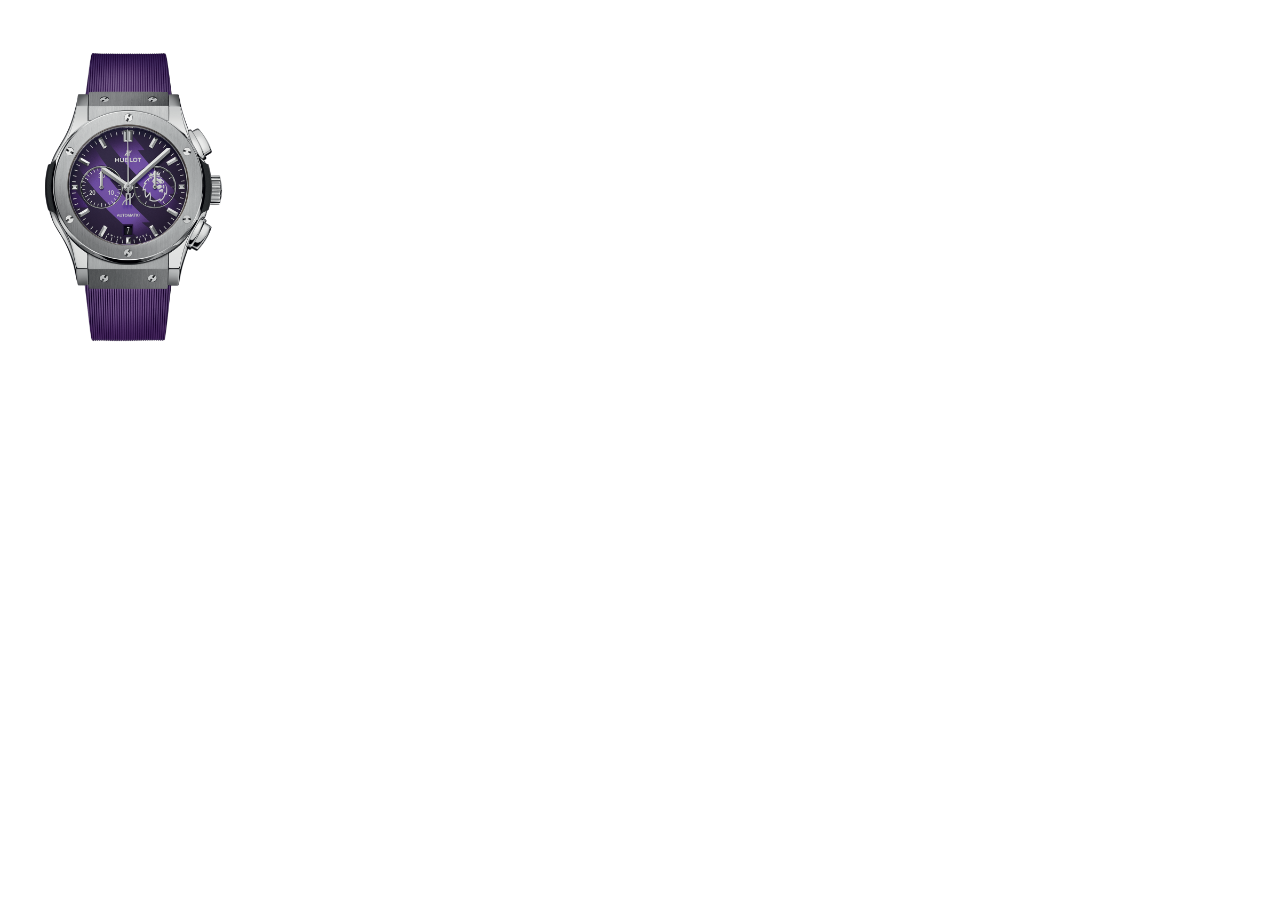
<file: p.html>
<!DOCTYPE html>
<html lang="en">
<head>
  <meta charset="UTF-8">
  <meta name="viewport" content="width=device-width, initial-scale=1.0">
  <title>Document</title>
</head>
<style>
  #img {
    width: 15rem;
    transform: scale(1);
    transform: translateX(0px);
    transition: 1.5s;
    filter: none;
  }

  #img:hover {
    transform: scale(1.2);
     ;
  }

  
.hover-underline-animation {
  display: inline-block;
  position: relative;
  color: #0087ca;
}

.hover-underline-animation::after {
  content: '';
  position: absolute;
  width: 100%;
  transform: scaleX(1);
  height: 2px;
  bottom: 0;
  left: 0;
  background-color: #f4880b;
  transform-origin: bottom left;
  transition: transform 0.25s ease-out;
}

.hover-underline-animation:hover::after {
  transform: scaleX(0);
  transform-origin: bottom right;
}

</style>
<body>
  <img src="img/w1.png" id="img" alt="">
 <span class="hover-underline-animation"></span>


  <script>
   
 
 </script>
</body>
</html>
</file>
